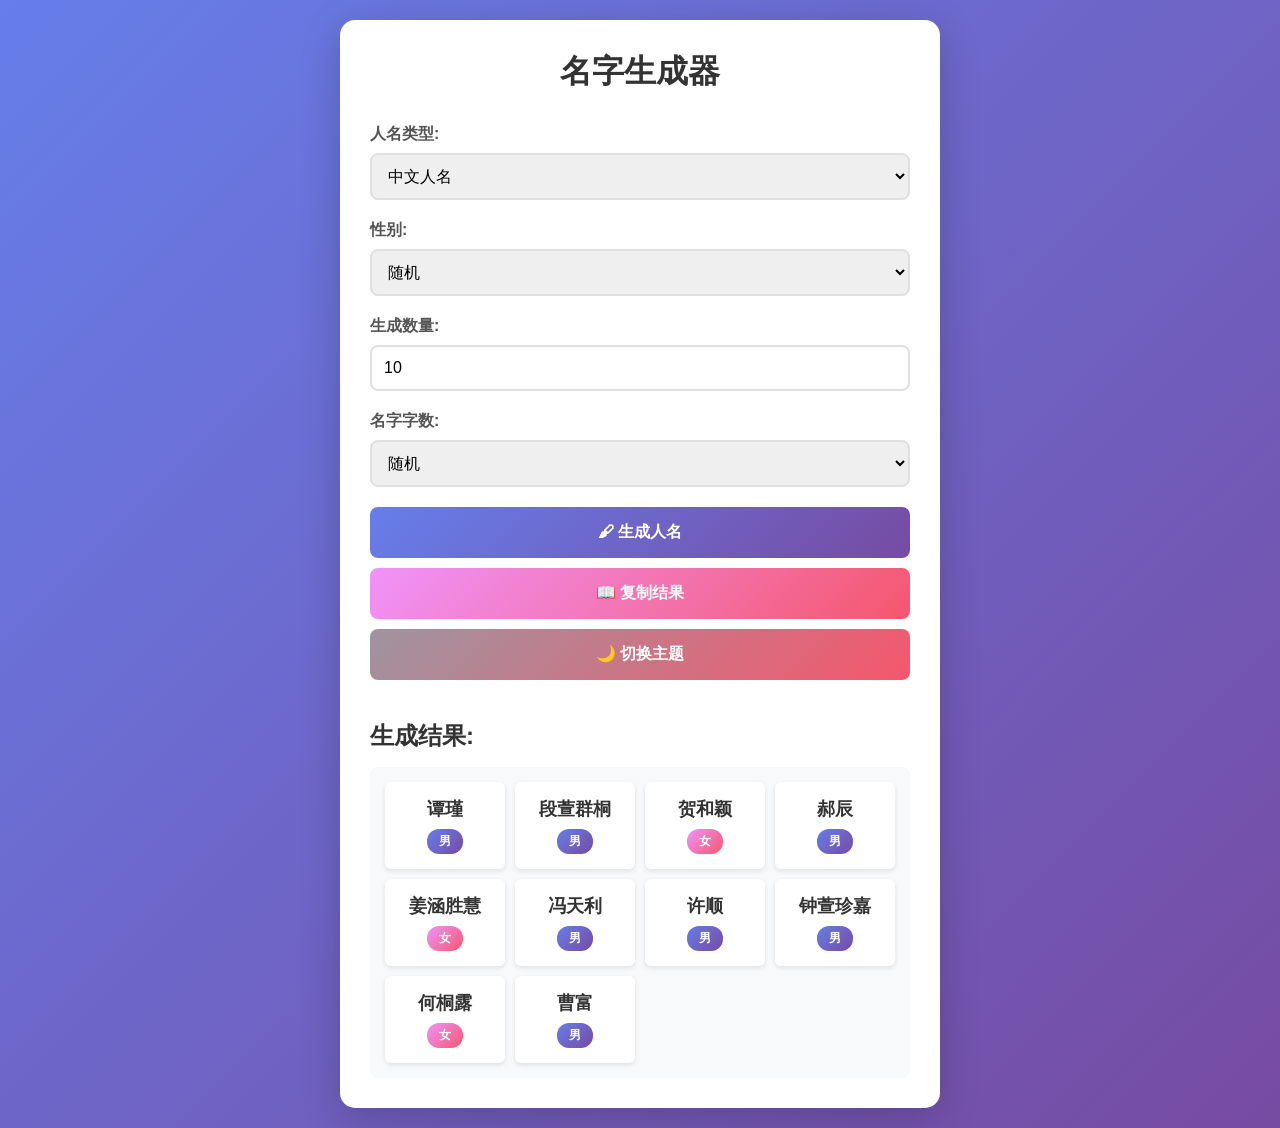
<file: Name Generation/index.html>
<!DOCTYPE html>
<html lang="zh-CN">
<head>
    <meta charset="UTF-8">
    <meta name="viewport" content="width=device-width, initial-scale=1.0">
    <title>名字生成器</title>
    <link rel="stylesheet" href="style.css">
</head>
<body>
    <div class="container">
        <h1>名字生成器</h1>
        
        <div class="form-group">
            <label for="nameType">人名类型:</label>
            <select id="nameType">
                <option value="chinese">中文人名</option>
                <option value="english">英文人名</option>
            </select>
        </div>

        <div class="form-group">
            <label for="gender">性别:</label>
            <select id="gender">
                <option value="random">随机</option>
                <option value="male">男性</option>
                <option value="female">女性</option>
            </select>
        </div>

        <div class="form-group">
            <label for="nameCount">生成数量:</label>
            <input type="number" id="nameCount" min="1" max="100" value="10">
        </div>

        <div class="form-group chinese-options">
            <label for="nameLength">名字字数:</label>
            <select id="nameLength">
                <option value="random">随机</option>
                <option value="2">两个字</option>
                <option value="3">三个字</option>
                <option value="4">四个字</option>
            </select>
        </div>

        <div class="form-group english-options" style="display: none;">
            <label for="nameStyle">风格:</label>
            <select id="nameStyle">
                <option value="traditional">传统</option>
                <option value="modern">现代</option>
                <option value="unique">独特</option>
            </select>
        </div>

        <button id="generateBtn" class="btn">🖌 生成人名</button>
        <button id="copyBtn" class="btn btn-secondary">📖 复制结果</button>
        <button id="themeBtn" class="btn btn-theme">🌙 切换主题</button>

        <div class="result">
            <h2>生成结果:</h2>
            <div id="loading" class="loading" style="display: none;">
                <div class="spinner"></div>
                <span>正在生成...</span>
            </div>
            <div id="nameList"></div>
        </div>
    </div>

    <div id="toast" class="toast"></div>

    <script src="script.js"></script>
</body>
</html>
</file>
<file: Name Generation/style.css>
* {
    margin: 0;
    padding: 0;
    box-sizing: border-box;
}

body {
    font-family: 'Microsoft YaHei', Arial, sans-serif;
    background: linear-gradient(135deg, #667eea 0%, #764ba2 100%);
    min-height: 100vh;
    padding: 20px;
}

.container {
    max-width: 600px;
    margin: 0 auto;
    background: white;
    border-radius: 15px;
    padding: 30px;
    box-shadow: 0 10px 40px rgba(0, 0, 0, 0.2);
}

h1 {
    text-align: center;
    color: #333;
    margin-bottom: 30px;
    font-size: 2em;
}

.form-group {
    margin-bottom: 20px;
}

label {
    display: block;
    margin-bottom: 8px;
    color: #555;
    font-weight: 600;
}

select, input {
    width: 100%;
    padding: 12px;
    border: 2px solid #e0e0e0;
    border-radius: 8px;
    font-size: 16px;
    transition: border-color 0.3s;
}

select:focus, input:focus {
    outline: none;
    border-color: #667eea;
}

.btn {
    width: 100%;
    padding: 15px;
    background: linear-gradient(135deg, #667eea 0%, #764ba2 100%);
    color: white;
    border: none;
    border-radius: 8px;
    font-size: 16px;
    font-weight: 600;
    cursor: pointer;
    transition: transform 0.2s, box-shadow 0.2s;
    margin-bottom: 10px;
}

.btn:hover {
    transform: translateY(-2px);
    box-shadow: 0 5px 20px rgba(102, 126, 234, 0.4);
}

.btn:active {
    transform: translateY(0);
}

.btn-secondary {
    background: linear-gradient(135deg, #f093fb 0%, #f5576c 100%);
}

.result {
    margin-top: 30px;
}

.result h2 {
    color: #333;
    margin-bottom: 15px;
    font-size: 1.5em;
}

#nameList {
    display: grid;
    grid-template-columns: repeat(auto-fill, minmax(100px, 1fr));
    gap: 10px;
    padding: 15px;
    background: #f8f9fa;
    border-radius: 8px;
    min-height: 100px;
}

.name-item {
    background: white;
    padding: 15px 12px;
    border-radius: 6px;
    text-align: center;
    font-size: 16px;
    color: #333;
    box-shadow: 0 2px 5px rgba(0, 0, 0, 0.1);
    transition: transform 0.2s;
    cursor: pointer;
    display: flex;
    flex-direction: column;
    align-items: center;
    gap: 8px;
}

.name-item:hover {
    transform: scale(1.05);
    box-shadow: 0 4px 10px rgba(0, 0, 0, 0.15);
}

.name-text {
    font-size: 18px;
    font-weight: 600;
}

.gender-tag {
    font-size: 12px;
    padding: 4px 12px;
    border-radius: 12px;
    font-weight: 600;
    display: inline-block;
}

.gender-male {
    background: linear-gradient(135deg, #667eea 0%, #764ba2 100%);
    color: white;
}

.gender-female {
    background: linear-gradient(135deg, #f093fb 0%, #f5576c 100%);
    color: white;
}

.empty {
    text-align: center;
    color: #999;
    padding: 40px;
}

/* 加载动画 */
.loading {
    display: flex;
    flex-direction: column;
    align-items: center;
    justify-content: center;
    padding: 60px 20px;
}

.spinner {
    width: 50px;
    height: 50px;
    border: 4px solid #f3f3f3;
    border-top: 4px solid #667eea;
    border-radius: 50%;
    animation: spin 1s linear infinite;
}

.loading span {
    margin-top: 20px;
    color: #667eea;
    font-size: 16px;
    font-weight: 600;
}

@keyframes spin {
    0% { transform: rotate(0deg); }
    100% { transform: rotate(360deg); }
}

/* Toast 提示 */
.toast {
    position: fixed;
    bottom: 160px;
    left: 50%;
    transform: translateX(-50%);
    background: rgba(0, 0, 0, 0.8);
    color: white;
    padding: 12px 24px;
    border-radius: 8px;
    font-size: 14px;
    display: none;
    opacity: 0;
    transition: opacity 0.3s ease;
    z-index: 1000;
}

/* 暗黑模式 */
body.dark-theme {
    background: linear-gradient(135deg, #1a1a2e 0%, #16213e 100%);
}

body.dark-theme .container {
    background: #1e1e2e;
    box-shadow: 0 10px 40px rgba(0, 0, 0, 0.5);
}

body.dark-theme h1,
body.dark-theme h2,
body.dark-theme label {
    color: #e0e0e0;
}

body.dark-theme select,
body.dark-theme input {
    background: #2a2a3e;
    border-color: #3a3a4e;
    color: #e0e0e0;
}

body.dark-theme select:focus,
body.dark-theme input:focus {
    border-color: #667eea;
}

body.dark-theme .result {
    background: #1a1a2e;
}

body.dark-theme #nameList {
    background: #2a2a3e;
}

body.dark-theme .name-item {
    background: #2a2a3e;
    color: #e0e0e0;
    box-shadow: 0 2px 5px rgba(0, 0, 0, 0.3);
}

body.dark-theme .name-item:hover {
    background: #3a3a4e;
}

body.dark-theme .name-text {
    color: #e0e0e0;
}

.btn-theme {
    background: linear-gradient(135deg, #9f94a0 0%, #f5576c 100%) !important;
}

.btn-theme:hover {
    transform: translateY(-2px);
    box-shadow: 0 5px 20px rgba(240, 147, 251, 0.4);
}
</file>
